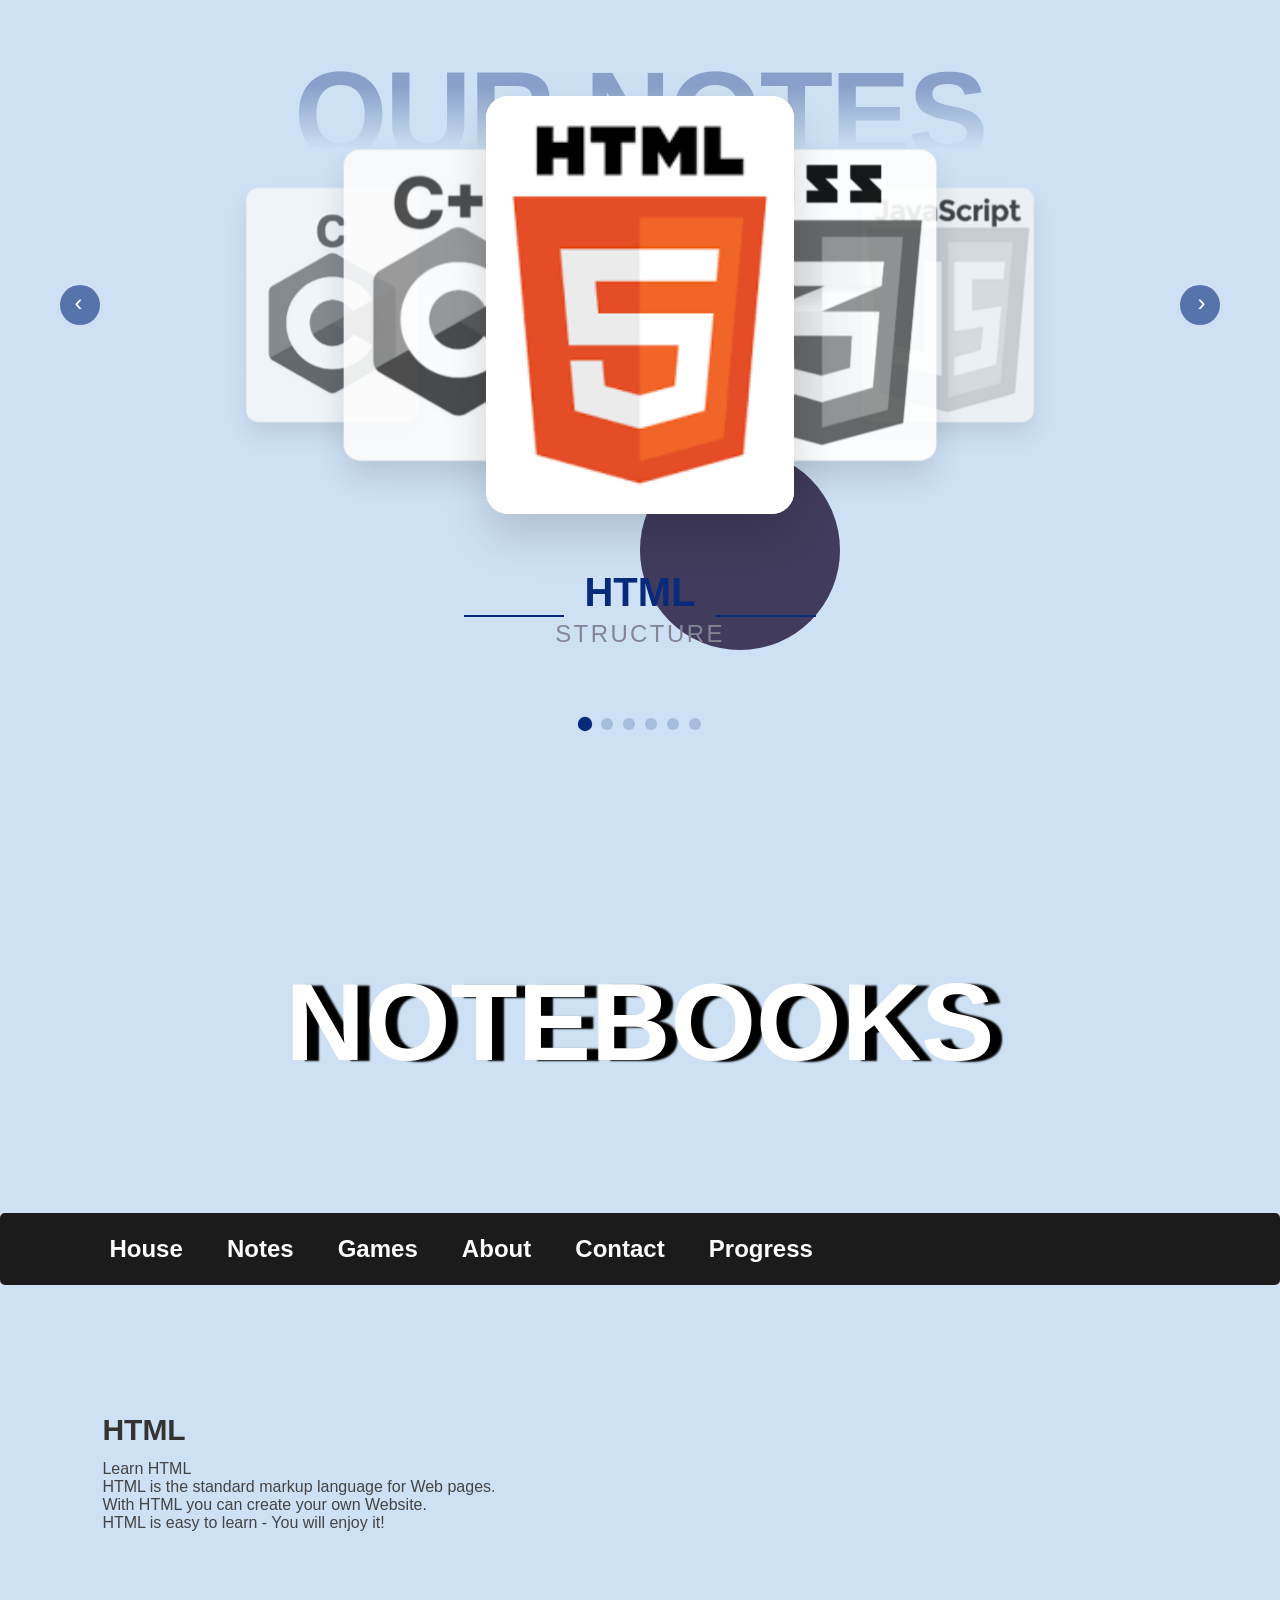
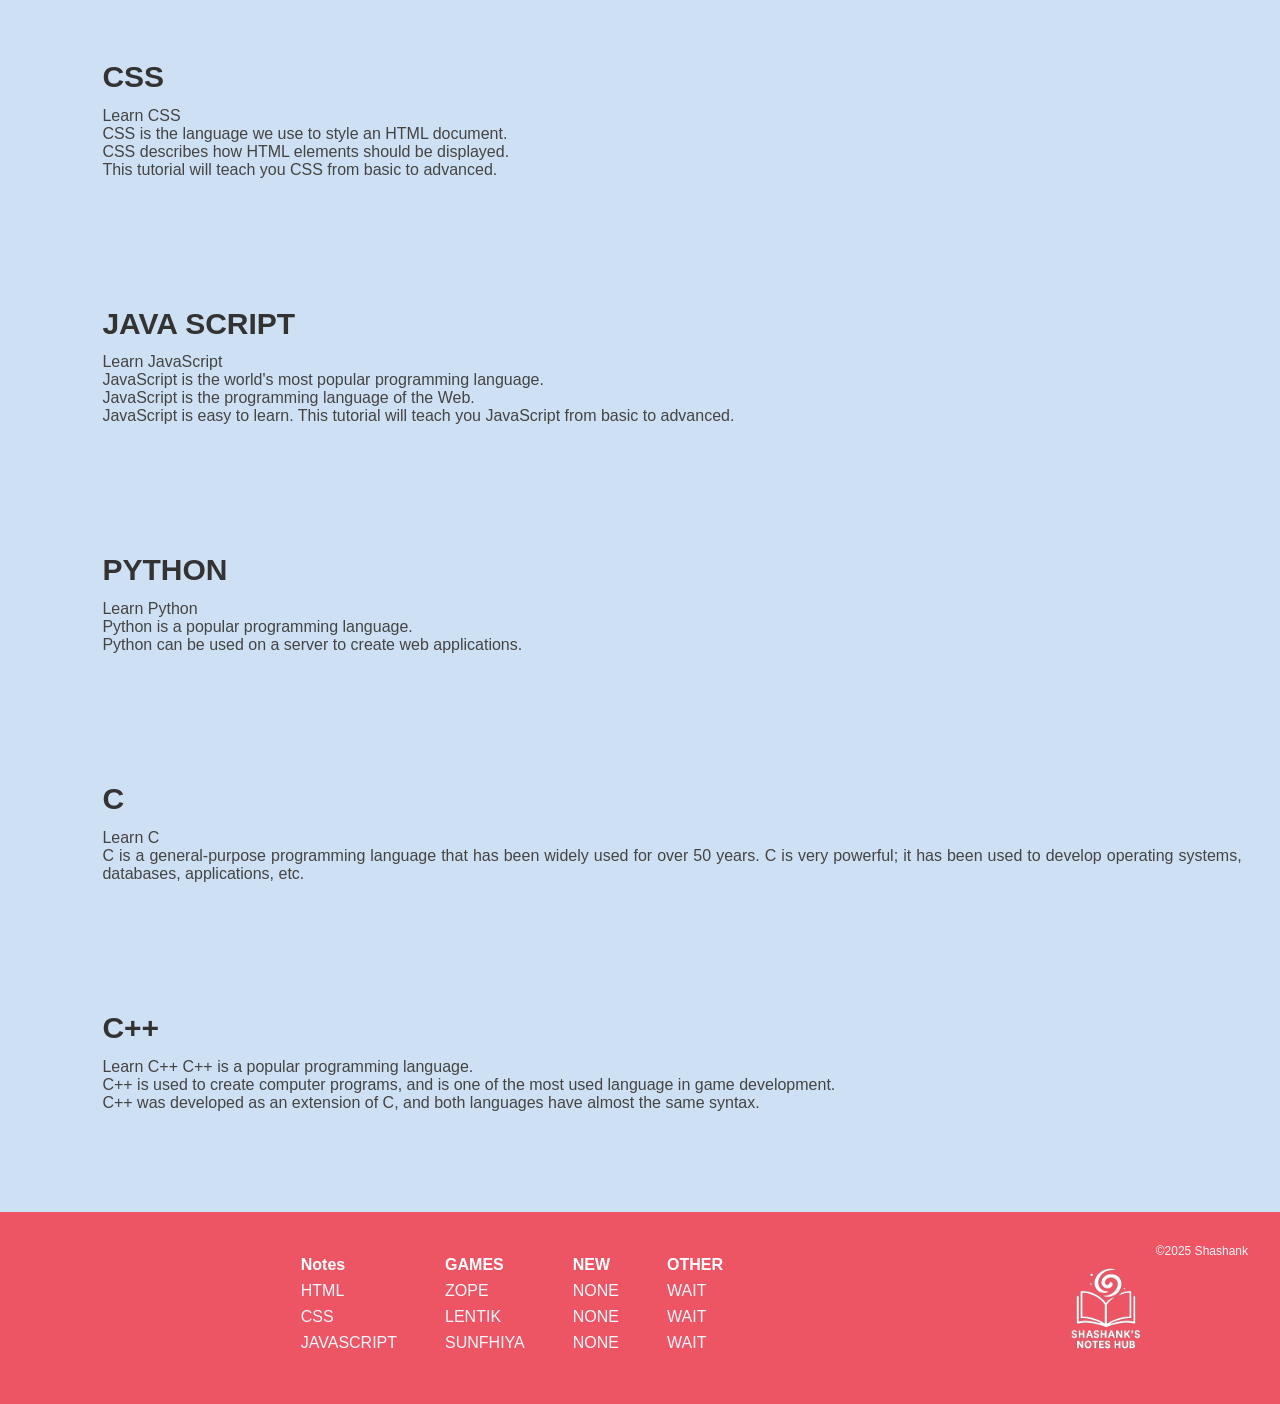
<file: index.html>
<!DOCTYPE html>
<html lang="en">

<head>
    <meta charset="UTF-8">
    <meta name="viewport" content="width=device-width, initial-scale=1.0">
    <title>Notes</title>
    <link rel="stylesheet" href="style.css">
</head>

<body>
    <h1 class="about-title">OUR NOTES</h1>

    <div class="carousel-container">
        <button class="nav-arrow left">‹</button>
        <div class="carousel-track">
            <div class="card" data-index="0">
                <img src="html.png" alt="Html Notes">
            </div>
            <div class="card" data-index="1">
                <img src="css.png" alt="CSS Notes">
            </div>
            <div class="card" data-index="2">
                <img src="js.png" alt="JS Notes">
            </div>
            <div class="card" data-index="3">
                <img src="python.png" alt="Python Notes">
            </div>
            <div class="card" data-index="4">
                <img src="c.png" alt="C Notes">
            </div>
            <div class="card" data-index="5">
                <img src="c++.png" alt="C++ Notes">
            </div>
        </div>
        <button class="nav-arrow right">›</button>
    </div>

    <div class="member-info">
        <h2 class="member-name">HTML</h2>
        <p class="member-role">Structure</p>
    </div>

    <div class="dots">
        <div class="dot active" data-index="0"></div>
        <div class="dot" data-index="1"></div>
        <div class="dot" data-index="2"></div>
        <div class="dot" data-index="3"></div>
        <div class="dot" data-index="4"></div>
        <div class="dot" data-index="5"></div>
    </div>

    <div class="products-section">
        <h1 align="center">NOTEBOOKS</h1>
        <p id="hi">
            <a href="index.html" class="explosive-text">House</a>
            <a href="notes.html" class="explosive-text">Notes</a>
            <a href="game_page.html" class="explosive-text">Games</a>
            <a href="about.html" class="explosive-text">About</a>
            <a href="contact.html" class="explosive-text">Contact</a>
            <a href="progress.html" class="explosive-text">Progress</a>
        </p>
        <h2 id="html-section">HTML</h2>
        <p>Learn HTML <br>
            HTML is the standard markup language for Web pages. <br>
            With HTML you can create your own Website. <br>
            HTML is easy to learn - You will enjoy it!</p>
        <h2 id="css-section">CSS</h2>
        <p>Learn CSS <br>
            CSS is the language we use to style an HTML document. <br>
            CSS describes how HTML elements should be displayed. <br>
            This tutorial will teach you CSS from basic to advanced.</p>
        <h2 id="js-section">JAVA SCRIPT</h2>
        <p>Learn JavaScript <br>
            JavaScript is the world's most popular programming language. <br>
            JavaScript is the programming language of the Web. <br>
            JavaScript is easy to learn.
            This tutorial will teach you JavaScript from basic to advanced.</p>
        <h2 id="python-section">PYTHON</h2>
        <p>Learn Python <br>
            Python is a popular programming language. <br>
            Python can be used on a server to create web applications.
        </p>
        <h2 id="c-section">C</h2>
        <p>Learn C <br>
            C is a general-purpose programming language that has been widely used for over 50 years.
            C is very powerful; it has been used to develop operating systems, databases, applications, etc.</p>
        <h2 id="cpp-section">C++</h2>
        <p>Learn C++
            C++ is a popular programming language. <br>
            C++ is used to create computer programs, and is one of the most used language in game development. <br>
            C++ was developed as an extension of C, and both languages have almost the same syntax.</p>
    </div>

    <footer class="footer">
        <div class="bubbles">
        </div>
        <div class="content">
            <div>
                <div>
                    <b>Notes</b>
                    <a href="#">HTML</a>
                    <a href="#">CSS</a>
                    <a href="#">JAVASCRIPT</a>
                </div>
                <div>
                    <b>GAMES</b>
                    <a href="#">ZOPE</a>
                    <a href="#">LENTIK</a>
                    <a href="#">SUNFHIYA</a>
                </div>
                <div>
                    <b>NEW</b>
                    <a href="#">NONE</a>
                    <a href="#">NONE</a>
                    <a href="#">NONE</a>
                </div>
                <div>
                    <b>OTHER</b>
                    <a href="#">WAIT</a>
                    <a href="#">WAIT</a>
                    <a href="#">WAIT</a>
                </div>
            </div>
            <div>
                <a class="image" href="https://codepen.io/z-" target="_blank"
                    style="background-image: url('logo.png')"></a>
                <p>©2025 Shashank</p>
            </div>
        </div>
    </footer>

    <svg style="position:fixed; top:100vh; pointer-events:none;">
        <defs>
            <filter id="blob">
                <feGaussianBlur in="SourceGraphic" stdDeviation="10" result="blur" />
                <feColorMatrix in="blur" mode="matrix" values="1 0 0 0 0  0 1 0 0 0  0 0 1 0 0  0 0 0 19 -9"
                    result="blob" />
            </filter>
            
            <filter id="liquid-morph">
                <feGaussianBlur in="SourceGraphic" stdDeviation="10" result="blur" />
                <feColorMatrix in="blur" mode="matrix" values="1 0 0 0 0  0 1 0 0 0  0 0 1 0 0  0 0 0 18 -7" result="goo" />
                <feBlend in="SourceGraphic" in2="goo" />
            </filter>
        </defs>
    </svg>

    <script src="script.js"></script>

</body>

</html>
</file>
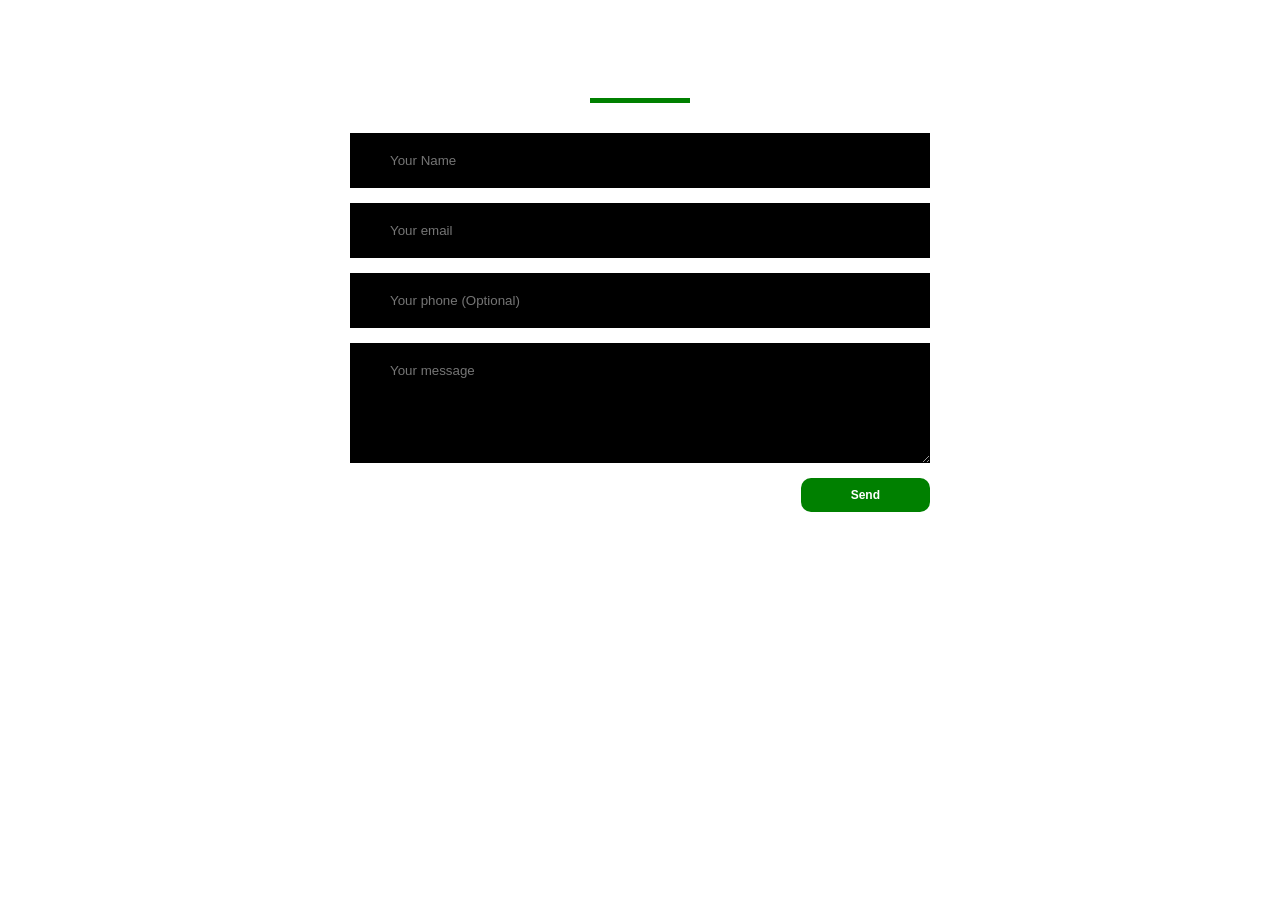
<file: contact.html>
<!DOCTYPE html>
<html lang="en">

<head>
    <meta charset="UTF-8">
    <meta name="viewport" content="width=device-width, initial-scale=1.0">
    <title>contact</title>
    <link rel="stylesheet" href="contact.css">
</head>

<body>
    <section id="contact">
        <h1>Contact Us</h1>
        <div class="border"></div>
        <form class="contact-form" method="post">
            <input type="text" id="contact-name" class="contact-form-text" placeholder="Your Name">
            <input type="email" id="contact-email" class="contact-form-text" placeholder="Your email">
            <input type="text" id="contact-phone" class="contact-form-text" placeholder="Your phone (Optional)">
            <textarea id="contact-message" class="contact-form-text" placeholder="Your message"></textarea>
            <input class="btn" type="submit" value="Send">
        </form>
    </section>
<script src="contact.js"></script>
</body>

</html>
</file>
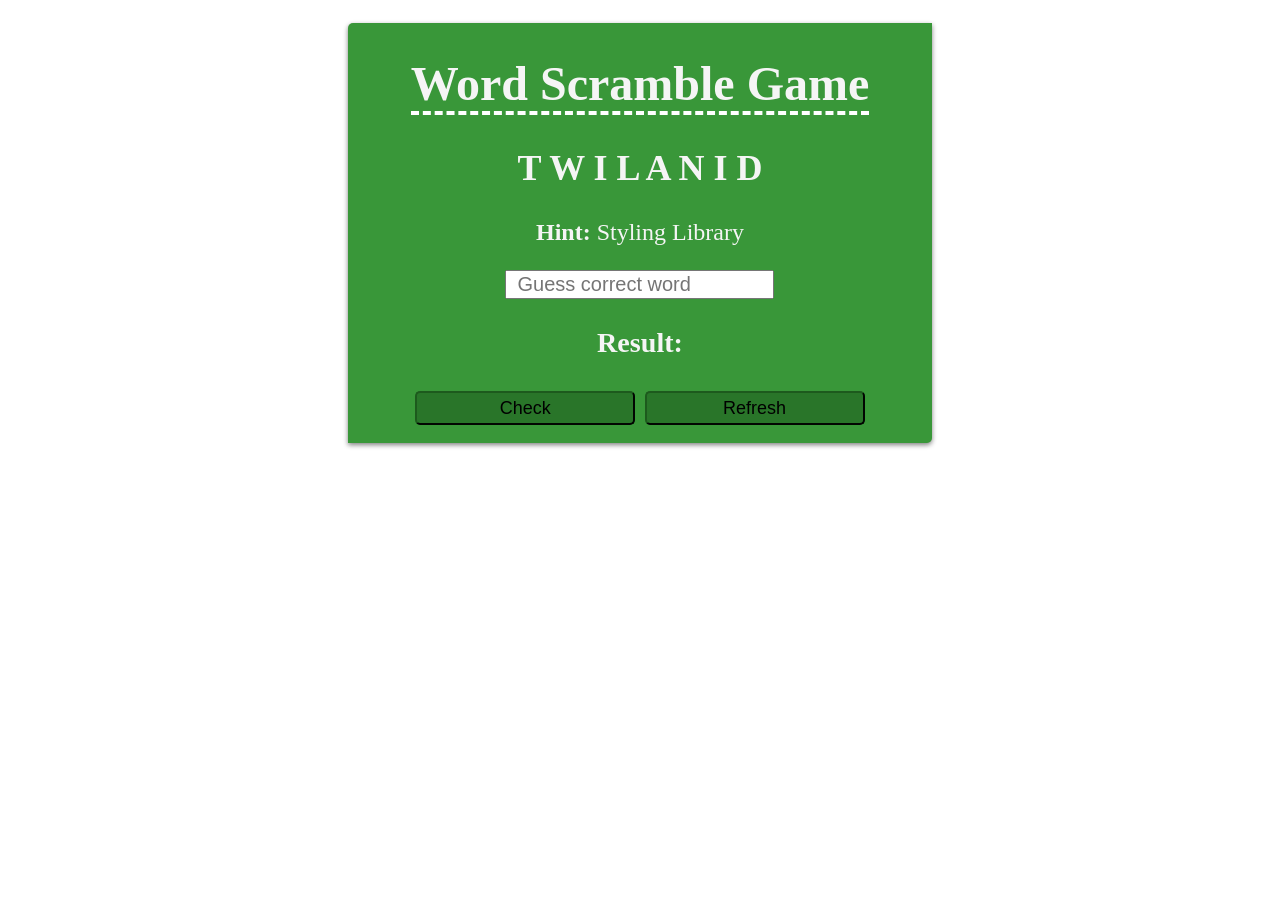
<file: game.html>
<!--game.html-->
<!DOCTYPE html>
<html lang="en">

<head>
    <meta charset="UTF-8" />
    <meta name="viewport" 
          content="width=device-width, 
                   initial-scale=1.0" />
    <title>word scramble</title>
    <link href="game.css" rel="stylesheet" />
</head>

<body>
    <div class="root">
        <h1 class="title">Word Scramble Game</h1>
        <div id="scrambled">
            <h2 id="scrambleWord">Word</h2>
            <p id="hint"></p>
        </div>
        <div id="form">
            <input id="input" 
                   type="text" 
                   placeholder="Guess correct word" />
        </div>
        <h3 id="output">Result:</h3>
        <div class="foot">
            <button type="button" 
                    onclick="check()">
                Check
            </button>
            <button type="button" 
                    onclick="refresh()">
                Refresh
            </button>
        </div>
        <script src="game.js"></script>
    </div>
</body>

</html>
</file>
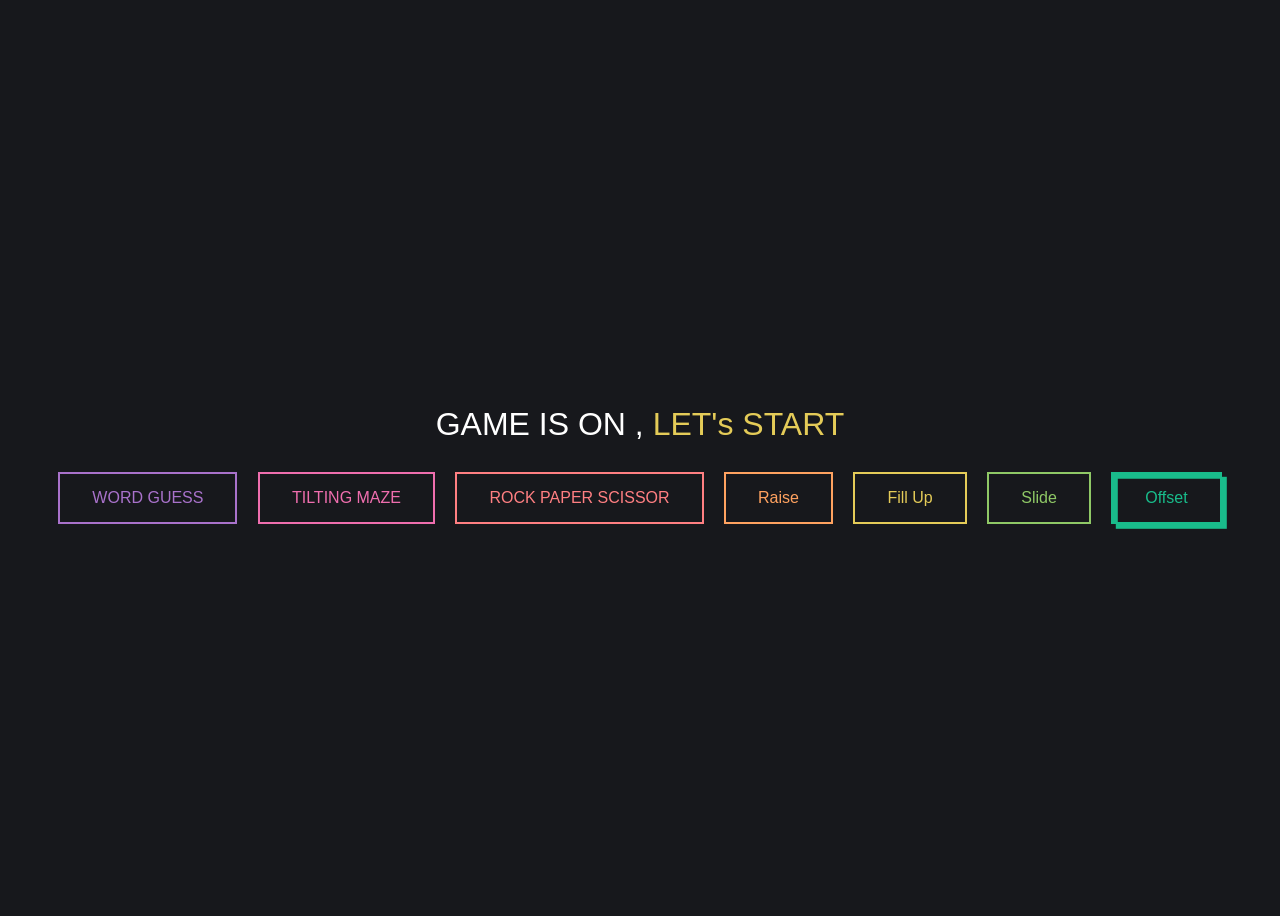
<file: game_page.html>
<!DOCTYPE html>
<html lang="en">
<head>
    <meta charset="UTF-8">
    <meta name="viewport" content="width=device-width, initial-scale=1.0">
    <title>Document</title>
    <link rel="stylesheet" href="game_page.css">
</head>
<body>
    <div class="buttons">
  <h1>GAME IS ON ,  <code>LET's START</code></h1>
  <button class="fill"><a href="game.html">WORD GUESS</a> </button>
  <button class="pulse"><a href="maze.html">TILTING MAZE</a></button>
  <button class="close"><a href="paper_game.html">ROCK PAPER SCISSOR</a></button>
  <button class="raise">Raise</button>
  <button class="up">Fill Up</button>
  <button class="slide">Slide</button>
  <button class="offset">Offset</button>
</div>
</body>
</html>
</file>
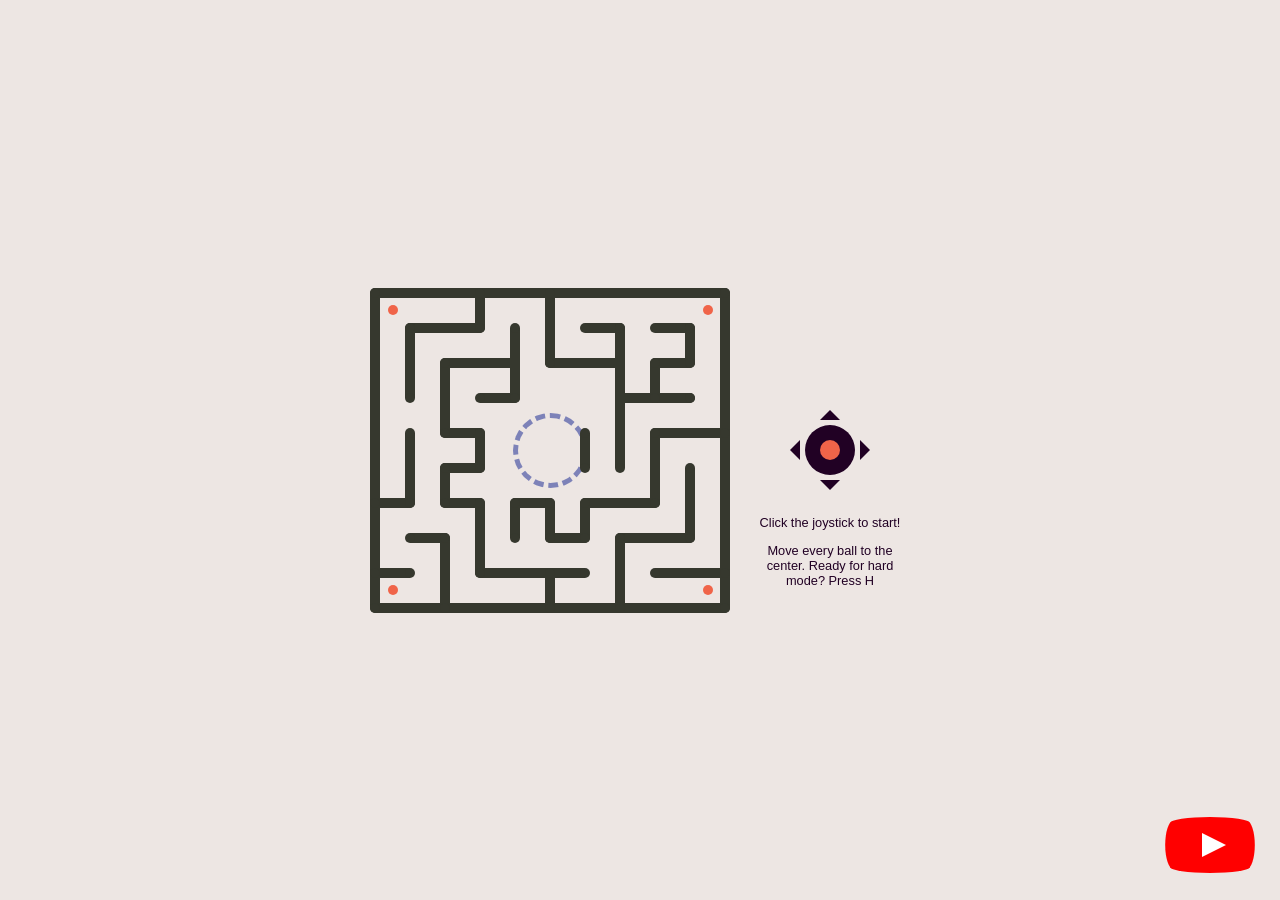
<file: maze.html>
<!DOCTYPE html>
<html lang="en">
<head>
    <meta charset="UTF-8">
    <meta name="viewport" content="width=device-width, initial-scale=1.0">
    <title>CHESS GAME</title>
    <link rel="stylesheet" href="maze.css">
</head>
<body>
    <div id="center">
  <div id="game">
    <div id="maze">
      <div id="end"></div>
    </div>
    <div id="joystick">
      <div class="joystick-arrow"></div>
      <div class="joystick-arrow"></div>
      <div class="joystick-arrow"></div>
      <div class="joystick-arrow"></div>
      <div id="joystick-head"></div>
    </div>
    <div id="note">
      Click the joystick to start!
      <p>Move every ball to the center. Ready for hard mode? Press H</p>
    </div>
  </div>
</div>
<a id="youtube" href="https://youtu.be/bTk6dcAckuI" target="_top">
  <span>See how this game was made</span>
</a>
<div id="youtube-card">
  How to simulate ball movement in a maze with JavaScript
</div>
<script src="maze.js"></script>
</body>
</html>
</file>
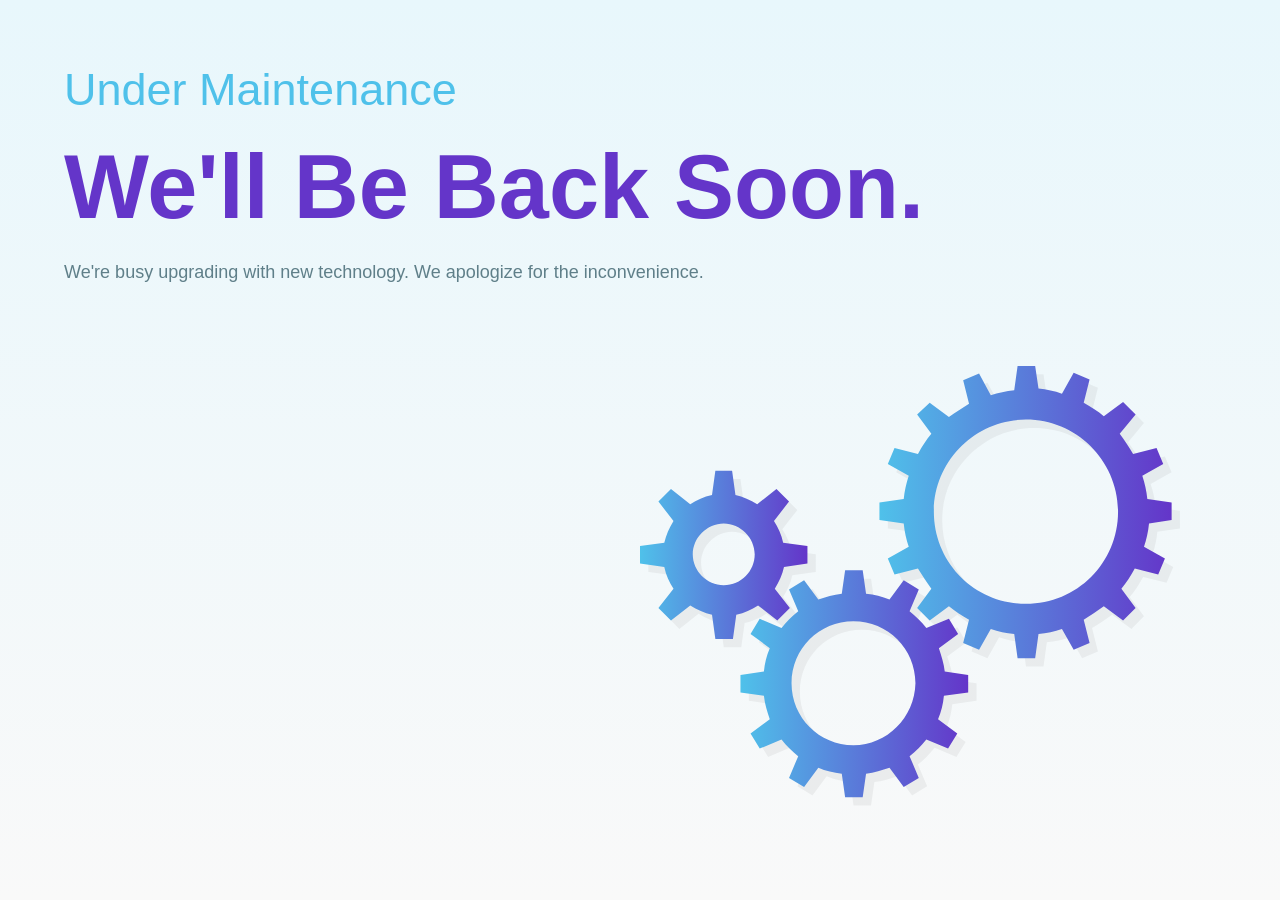
<file: notes.html>
<!DOCTYPE html>
<html>
<head>
	<meta charset="UTF-8">
	<meta http-equiv="X-UA-Compatible" content="IE=edge,chrome=1">
	<meta name="viewport" content="width=device-width, initial-scale=1.0, maximum-scale=1.0, user-scalable=no"/>
	<style>html{height:100%}body,html{margin:0;font-family:Arial,sans-serif;font-style:normal;font-variant:normal}.pd-5vw{padding:5vw}.dpd-20{padding-bottom:20px}.text-center{text-align:center}.text-purple{color:#6435c9}.text-grey{color:#5f7f89}.text-blue{color:#4fc1ea}.text-size-20-vh{font-size:20vh;line-height:normal}.text-size-10-vh{font-size:10vh}.text-size-5-vh{font-size:5vh}.text-size-18{font-size:18px}.text-height-1-5{line-height:1.5}.bg-404{height:100%;position:relative;background:#eee;background:-moz-linear-gradient(top,#e8f7fc 0,#f9f9f9 100%);background:-webkit-linear-gradient(top,#e8f7fc 0,#f9f9f9 100%);background:linear-gradient(to bottom,#e8f7fc 0,#f9f9f9 100%)}.bottom-copy{position:fixed;bottom:0;left:0;right:0;min-height:140px;text-align:center}.gears-grd1{stop-color:#4fc1ea;stop-opacity:1}.gears-grd2{stop-color:#6435c9;stop-opacity:1}.gears-img{position:absolute;text-align:right;right:10vw;bottom:10vh;width:40%}.gears-img img{max-width:100%}.machine{width:60vmin}.large-shadow,.medium-shadow,.small-shadow{fill:rgba(0,0,0,.05)}.small{-webkit-animation:counter-rotation 2.5s infinite linear;-moz-animation:counter-rotation 2.5s infinite linear;-o-animation:counter-rotation 2.5s infinite linear;animation:counter-rotation 2.5s infinite linear;-webkit-transform-origin:100.136px 225.345px;-ms-transform-origin:100.136px 225.345px;transform-origin:100.136px 225.345px}.small-shadow{-webkit-animation:counter-rotation 2.5s infinite linear;-moz-animation:counter-rotation 2.5s infinite linear;-o-animation:counter-rotation 2.5s infinite linear;animation:counter-rotation 2.5s infinite linear;-webkit-transform-origin:110.136px 235.345px;-ms-transform-origin:110.136px 235.345px;transform-origin:110.136px 235.345px}.medium{-webkit-animation:rotation 3.75s infinite linear;-moz-animation:rotation 3.75s infinite linear;-o-animation:rotation 3.75s infinite linear;animation:rotation 3.75s infinite linear;-webkit-transform-origin:254.675px 379.447px;-ms-transform-origin:254.675px 379.447px;transform-origin:254.675px 379.447px}.medium-shadow{-webkit-animation:rotation 3.75s infinite linear;-moz-animation:rotation 3.75s infinite linear;-o-animation:rotation 3.75s infinite linear;animation:rotation 3.75s infinite linear;-webkit-transform-origin:264.675px 389.447px;-ms-transform-origin:264.675px 389.447px;transform-origin:264.675px 389.447px}.large{-webkit-animation:counter-rotation 5s infinite linear;-moz-animation:counter-rotation 5s infinite linear;-o-animation:counter-rotation 5s infinite linear;animation:counter-rotation 5s infinite linear;-webkit-transform-origin:461.37px 173.694px;-ms-transform-origin:461.37px 173.694px;transform-origin:461.37px 173.694px}.large-shadow{-webkit-animation:counter-rotation 5s infinite linear;-moz-animation:counter-rotation 5s infinite linear;-o-animation:counter-rotation 5s infinite linear;animation:counter-rotation 5s infinite linear;-webkit-transform-origin:471.37px 183.694px;-ms-transform-origin:471.37px 183.694px;transform-origin:471.37px 183.694px}@-webkit-keyframes rotation{from{-webkit-transform:rotate(0)}to{-webkit-transform:rotate(359deg)}}@-moz-keyframes rotation{from{-moz-transform:rotate(0)}to{-moz-transform:rotate(359deg)}}@-o-keyframes rotation{from{-o-transform:rotate(0)}to{-o-transform:rotate(359deg)}}@keyframes rotation{from{transform:rotate(0)}to{transform:rotate(359deg)}}@-webkit-keyframes counter-rotation{from{-webkit-transform:rotate(359deg)}to{-webkit-transform:rotate(0)}}@-moz-keyframes counter-rotation{from{-moz-transform:rotate(359deg)}to{-moz-transform:rotate(0)}}@-o-keyframes counter-rotation{from{-o-transform:rotate(359deg)}to{-o-transform:rotate(0)}}@keyframes counter-rotation{from{transform:rotate(359deg)}to{transform:rotate(0)}}@media only screen and (max-width:767px){.sm-hide{display:none}.text-size-10-vh{font-size:6vh}}
</style>
</head>
<body class="bg-404">
	<section class="pd-5vw">
		<div class="">
			<div class="text-size-5-vh dpd-20 text-blue">
				Under Maintenance
			</div>
			<div class="text-size-10-vh text-purple dpd-20">
				<strong>
					We'll Be Back Soon. 
				</strong>
			</div>
		</div>
		<div class="text-height-1-5 text-grey text-size-18 dpd-20">
			We're busy upgrading with new technology. 
			We apologize for the inconvenience. 
		</div>
		<!-- <div>
			You can contact us through one of these channels:
		</div> -->
		<br>
		<div>
			<!--	<a href="http://twitter.com/NiceTwo1">Twitter</a> | 
				<a href="http://facebook.com/nicetwo.uae">Facebook</a>-->
				<!-- <a href="mailto:Gmzaatar@nicetwo.com ">Gmzaatar@nicetwo.com</a> | 
					<a href="tel:+971504737897">+971504737897</a>  -->
				</div>
			</section>
			<div class="gears-img sm-hide">
				<svg class="machine"xmlns="http://www.w3.org/2000/svg" x="0px" y="0px" viewBox="0 0 645 526" fill="url(#grad1)">
					<defs>
						<linearGradient id="grad1" x1="0%" y1="0%" x2="100%" y2="0%">
							<stop offset="0%" class="gears-grd1" />
							<stop offset="100%" class="gears-grd2" />
						</linearGradient>
					</defs>
					<defs/>
					<g>
						<path   x="-173,694" y="-173,694" class="large-shadow" d="M645 194v-21l-29-4c-1-10-3-19-6-28l25-14 -8-19 -28 7c-5-8-10-16-16-24L602 68l-15-15 -23 17c-7-6-15-11-24-16l7-28 -19-8 -14 25c-9-3-18-5-28-6L482 10h-21l-4 29c-10 1-19 3-28 6l-14-25 -19 8 7 28c-8 5-16 10-24 16l-23-17L341 68l17 23c-6 7-11 15-16 24l-28-7 -8 19 25 14c-3 9-5 18-6 28l-29 4v21l29 4c1 10 3 19 6 28l-25 14 8 19 28-7c5 8 10 16 16 24l-17 23 15 15 23-17c7 6 15 11 24 16l-7 28 19 8 14-25c9 3 18 5 28 6l4 29h21l4-29c10-1 19-3 28-6l14 25 19-8 -7-28c8-5 16-10 24-16l23 17 15-15 -17-23c6-7 11-15 16-24l28 7 8-19 -25-14c3-9 5-18 6-28L645 194zM471 294c-61 0-110-49-110-110S411 74 471 74s110 49 110 110S532 294 471 294z"/>
					</g>
					<g>
						<path  x="-136,996" y="-136,996" class="medium-shadow" d="M402 400v-21l-28-4c-1-10-4-19-7-28l23-17 -11-18L352 323c-6-8-13-14-20-20l11-26 -18-11 -17 23c-9-4-18-6-28-7l-4-28h-21l-4 28c-10 1-19 4-28 7l-17-23 -18 11 11 26c-8 6-14 13-20 20l-26-11 -11 18 23 17c-4 9-6 18-7 28l-28 4v21l28 4c1 10 4 19 7 28l-23 17 11 18 26-11c6 8 13 14 20 20l-11 26 18 11 17-23c9 4 18 6 28 7l4 28h21l4-28c10-1 19-4 28-7l17 23 18-11 -11-26c8-6 14-13 20-20l26 11 11-18 -23-17c4-9 6-18 7-28L402 400zM265 463c-41 0-74-33-74-74 0-41 33-74 74-74 41 0 74 33 74 74C338 430 305 463 265 463z"/>
					</g>
					<g >
						<path x="-100,136" y="-100,136" class="small-shadow" d="M210 246v-21l-29-4c-2-10-6-18-11-26l18-23 -15-15 -23 18c-8-5-17-9-26-11l-4-29H100l-4 29c-10 2-18 6-26 11l-23-18 -15 15 18 23c-5 8-9 17-11 26L10 225v21l29 4c2 10 6 18 11 26l-18 23 15 15 23-18c8 5 17 9 26 11l4 29h21l4-29c10-2 18-6 26-11l23 18 15-15 -18-23c5-8 9-17 11-26L210 246zM110 272c-20 0-37-17-37-37s17-37 37-37c20 0 37 17 37 37S131 272 110 272z"/>
					</g>
					<g>
						<path x="-100,136" y="-100,136" class="small" d="M200 236v-21l-29-4c-2-10-6-18-11-26l18-23 -15-15 -23 18c-8-5-17-9-26-11l-4-29H90l-4 29c-10 2-18 6-26 11l-23-18 -15 15 18 23c-5 8-9 17-11 26L0 215v21l29 4c2 10 6 18 11 26l-18 23 15 15 23-18c8 5 17 9 26 11l4 29h21l4-29c10-2 18-6 26-11l23 18 15-15 -18-23c5-8 9-17 11-26L200 236zM100 262c-20 0-37-17-37-37s17-37 37-37c20 0 37 17 37 37S121 262 100 262z"/>
					</g>
					<g>
						<path x="-173,694" y="-173,694" class="large" d="M635 184v-21l-29-4c-1-10-3-19-6-28l25-14 -8-19 -28 7c-5-8-10-16-16-24L592 58l-15-15 -23 17c-7-6-15-11-24-16l7-28 -19-8 -14 25c-9-3-18-5-28-6L472 0h-21l-4 29c-10 1-19 3-28 6L405 9l-19 8 7 28c-8 5-16 10-24 16l-23-17L331 58l17 23c-6 7-11 15-16 24l-28-7 -8 19 25 14c-3 9-5 18-6 28l-29 4v21l29 4c1 10 3 19 6 28l-25 14 8 19 28-7c5 8 10 16 16 24l-17 23 15 15 23-17c7 6 15 11 24 16l-7 28 19 8 14-25c9 3 18 5 28 6l4 29h21l4-29c10-1 19-3 28-6l14 25 19-8 -7-28c8-5 16-10 24-16l23 17 15-15 -17-23c6-7 11-15 16-24l28 7 8-19 -25-14c3-9 5-18 6-28L635 184zM461 284c-61 0-110-49-110-110S401 64 461 64s110 49 110 110S522 284 461 284z"/>
					</g>
					<g>
						<path x="-136,996" y="-136,996" class="medium" d="M392 390v-21l-28-4c-1-10-4-19-7-28l23-17 -11-18L342 313c-6-8-13-14-20-20l11-26 -18-11 -17 23c-9-4-18-6-28-7l-4-28h-21l-4 28c-10 1-19 4-28 7l-17-23 -18 11 11 26c-8 6-14 13-20 20l-26-11 -11 18 23 17c-4 9-6 18-7 28l-28 4v21l28 4c1 10 4 19 7 28l-23 17 11 18 26-11c6 8 13 14 20 20l-11 26 18 11 17-23c9 4 18 6 28 7l4 28h21l4-28c10-1 19-4 28-7l17 23 18-11 -11-26c8-6 14-13 20-20l26 11 11-18 -23-17c4-9 6-18 7-28L392 390zM255 453c-41 0-74-33-74-74 0-41 33-74 74-74 41 0 74 33 74 74C328 420 295 453 255 453z"/>
					</g>
				</svg>
			</div>
			<section class="bottom-copy">
				<div class="dpd-20">
				</div>				
			</section>
		</body>
		</html>
</file>
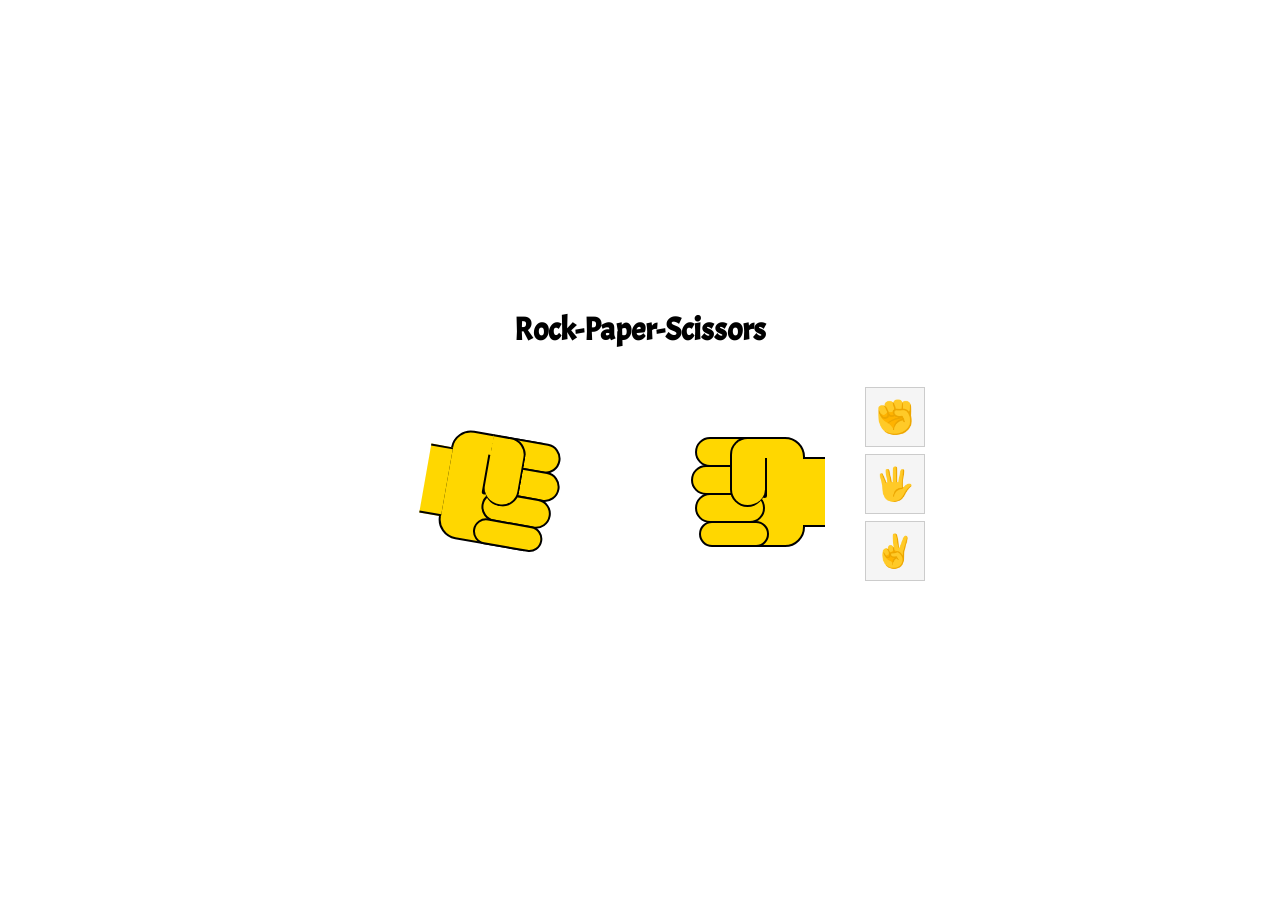
<file: paper_game.html>
<!DOCTYPE html>
<html lang="en">
<head>
    <meta charset="UTF-8">
    <meta name="viewport" content="width=device-width, initial-scale=1.0">
    <title>Document</title>
    <link rel="stylesheet" href="paper_game.css">
</head>
<body>
    <form>

  <input type="radio" id="rock-rock" name="rock-paper-scissors">
  <input type="radio" id="rock-paper" name="rock-paper-scissors">
  <input type="radio" id="rock-scissors" name="rock-paper-scissors">
  <input type="radio" id="paper-rock" name="rock-paper-scissors">
  <input type="radio" id="paper-paper" name="rock-paper-scissors">
  <input type="radio" id="paper-scissors" name="rock-paper-scissors">
  <input type="radio" id="scissors-rock" name="rock-paper-scissors">
  <input type="radio" id="scissors-paper" name="rock-paper-scissors">
  <input type="radio" id="scissors-scissors" name="rock-paper-scissors">

  <div>
    <h1>Rock-Paper-Scissors</h1>
    <div id="hands">
      <div class="hand" id="computer-hand">
        <div class="fist"></div>
        <div class="finger finger-1"></div>
        <div class="finger finger-2"></div>
        <div class="finger finger-3"></div>
        <div class="finger finger-4"></div>
        <div class="thumb"></div>
        <div class="arm"></div>
      </div>

      <div class="hand" id="user-hand">
        <div class="fist"></div>
        <div class="finger finger-1"></div>
        <div class="finger finger-2"></div>
        <div class="finger finger-3"></div>
        <div class="finger finger-4"></div>
        <div class="thumb"></div>
        <div class="arm"></div>
      </div>
      
      <div id="icons">
        <div>
          <label for="rock-rock">✊</label>
          <label for="paper-rock">✊</label>
          <label for="scissors-rock">✊</label>
        </div>
        <div>
          <label for="rock-paper">🖐️</label>
          <label for="paper-paper">🖐️</label>
          <label for="scissors-paper">🖐️</label>
        </div>
        <div>
          <label for="rock-scissors">✌</label>
          <label for="paper-scissors">✌</label>
          <label for="scissors-scissors">✌</label>
        </div>
      </div>
    </div>
  </div>

  <div id="message">
    <h2></h2>
    <input type="reset" value="Refresh Round" />
  </div>

</form>
</body>
</html>
</file>
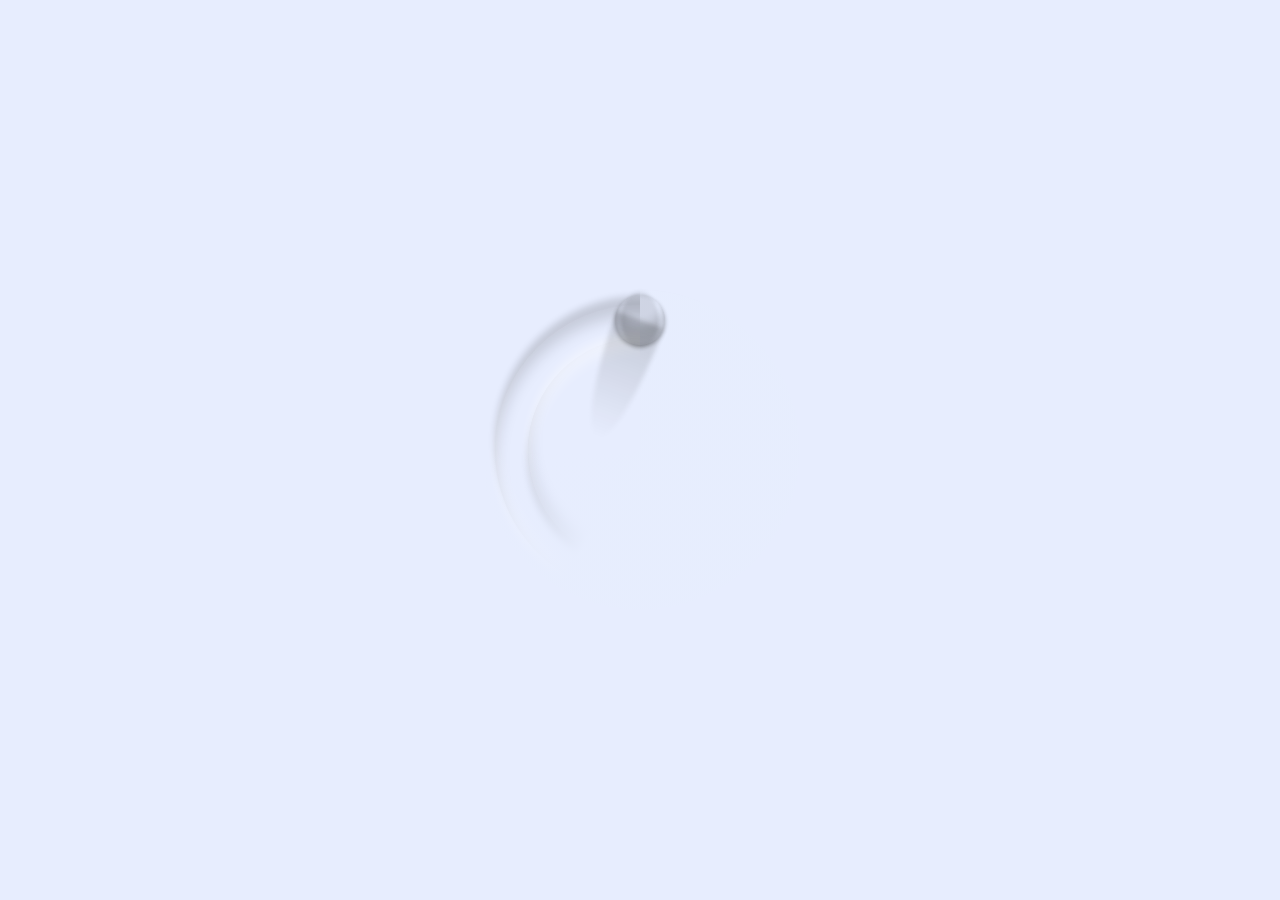
<file: progress.html>
<!DOCTYPE html>
<html lang="en">
<head>
    <meta charset="UTF-8">
    <meta name="viewport" content="width=device-width, initial-scale=1.0">
    <title>Progress</title>
       <link rel="stylesheet" href="progress.css">
</head>
<body>
    <div class="pl">
	<div class="pl__outer-ring"></div>
	<div class="pl__inner-ring"></div>
	<div class="pl__track-cover"></div>
	<div class="pl__ball">
		<div class="pl__ball-texture"></div>
		<div class="pl__ball-outer-shadow"></div>
		<div class="pl__ball-inner-shadow"></div>
		<div class="pl__ball-side-shadows"></div>
	</div>
</div>
</body>
</html>
</file>
<file: style.css>
html {
    scroll-behavior: smooth;
}

* {
	margin: 0;
	padding: 0;
	box-sizing: border-box;
	font-family: -apple-system, BlinkMacSystemFont, "Segoe UI", Roboto, sans-serif;
}

body {
	min-height: 100vh;
	display: flex;
	flex-direction: column;
	align-items: center;
	background-color: rgb(206, 225, 244);
}

.about-title {
	font-size: 7.5rem;
	font-weight: 900;
	text-transform: uppercase;
	letter-spacing: -0.02em;
	position: absolute;
	top: 45px;
	left: 50%;
	transform: translateX(-50%);
	pointer-events: none;
	white-space: nowrap;
	font-family: "Arial Black", "Arial Bold", Arial, sans-serif;
	background: linear-gradient(
		to bottom,
		rgb(8 42 123 / 35%) 30%,
		rgb(255 255 255 / 0%) 76%
	);
	-webkit-background-clip: text;
	background-clip: text;
	color: transparent;
}

.carousel-container {
	width: 100%;
	max-width: 1200px;
	height: 450px;
	position: relative;
	perspective: 1000px;
	margin-top: 80px;
}

.carousel-track {
	width: 100%;
	height: 100%;
	display: flex;
	justify-content: center;
	align-items: center;
	position: relative;
	transform-style: preserve-3d;
	transition: transform 0.8s cubic-bezier(0.25, 0.46, 0.45, 0.94);
}

.card {
	position: absolute;
	width: 280px;
	height: 380px;
	background: white;
	border-radius: 20px;
	overflow: hidden;
	box-shadow: 0 20px 40px rgba(0, 0, 0, 0.15);
	transition: all 0.8s cubic-bezier(0.25, 0.46, 0.45, 0.94);
	cursor: pointer;
}

.card img {
	width: 100%;
	height: 100%;
	object-fit: cover;
	transition: all 0.8s cubic-bezier(0.25, 0.46, 0.45, 0.94);
}

.card.center {
	z-index: 10;
	transform: scale(1.1) translateZ(0);
}

.card.center img {
	filter: none;
}

.card.left-2 {
	z-index: 1;
	transform: translateX(-400px) scale(0.8) translateZ(-300px);
	opacity: 0.7;
}

.card.left-2 img {
	filter: grayscale(100%);
}

.card.left-1 {
	z-index: 5;
	transform: translateX(-200px) scale(0.9) translateZ(-100px);
	opacity: 0.9;
}

.card.left-1 img {
	filter: grayscale(100%);
}

.card.right-1 {
	z-index: 5;
	transform: translateX(200px) scale(0.9) translateZ(-100px);
	opacity: 0.9;
}

.card.right-1 img {
	filter: grayscale(100%);
}

.card.right-2 {
	z-index: 1;
	transform: translateX(400px) scale(0.8) translateZ(-300px);
	opacity: 0.7;
}

.card.right-2 img {
	filter: grayscale(100%);
}

.card.hidden {
	opacity: 0;
	pointer-events: none;
}

.member-info {
	text-align: center;
	margin-top: 40px;
	transition: all 0.5s ease-out;
}

.member-name {
	color: rgb(8, 42, 123);
	font-size: 2.5rem;
	font-weight: 700;
	margin-bottom: 10px;
	position: relative;
	display: inline-block;
}

.member-name::before,
.member-name::after {
	content: "";
	position: absolute;
	top: 100%;
	width: 100px;
	height: 2px;
	background: rgb(8, 42, 123);
}

.member-name::before {
	left: -120px;
}

.member-name::after {
	right: -120px;
}

.member-role {
	color: #848696;
	font-size: 1.5rem;
	font-weight: 500;
	opacity: 0.8;
	text-transform: uppercase;
	letter-spacing: 0.1em;
	padding: 10px 0;
	margin-top: -15px;
	position: relative;
}
.dots {
	display: flex;
	justify-content: center;
	gap: 10px;
	margin-top: 60px;
}

.dot {
	width: 12px;
	height: 12px;
	border-radius: 50%;
	background: rgba(8, 42, 123, 0.2);
	cursor: pointer;
	transition: all 0.3s ease;
}

.dot.active {
	background: rgb(8, 42, 123);
	transform: scale(1.2);
}

.nav-arrow {
	position: absolute;
	top: 50%;
	transform: translateY(-50%);
	background: rgba(8, 42, 123, 0.6);
	color: white;
	width: 40px;
	height: 40px;
	border-radius: 50%;
	display: flex;
	align-items: center;
	justify-content: center;
	cursor: pointer;
	z-index: 20;
	transition: all 0.3s ease;
	font-size: 1.5rem;
	border: none;
	outline: none;
	padding-bottom: 4px;
}

.nav-arrow:hover {
	background: rgba(0, 0, 0, 0.8);
	transform: translateY(-50%) scale(1.1);
}

.nav-arrow.left {
	left: 20px;
	padding-right: 3px;
}

.nav-arrow.right {
	right: 20px;
	padding-left: 3px;
}

@media (max-width: 768px) {
	.about-title {
		font-size: 4.5rem;
	}

	.card {
		width: 200px;
		height: 280px;
	}

	.card.left-2 {
		transform: translateX(-250px) scale(0.8) translateZ(-300px);
	}

	.card.left-1 {
		transform: translateX(-120px) scale(0.9) translateZ(-100px);
	}

	.card.right-1 {
		transform: translateX(120px) scale(0.9) translateZ(-100px);
	}

	.card.right-2 {
		transform: translateX(250px) scale(0.8) translateZ(-300px);
	}

	.member-name {
		font-size: 2rem;
	}

	.member-role {
		font-size: 1.2rem;
	}

	.member-name::before,
	.member-name::after {
		width: 50px;
	}

	.member-name::before {
		left: -70px;
	}

	.member-name::after {
		right: -70px;
	}
}

/* --- New CSS join --- */
.products-section {
    width: 100%;
    background-color: rgb(206, 225, 244);
    padding-top: 50px; 
    margin-top: 50px; 
}

.products-section h1 {
    margin: 0;
    padding: 10%;
    font-size: 110px;
    text-transform: capitalize;
    background-image: url(https://www.elegantthemes.com/blog/wp-content/uploads/2020/11/themeisle-icons.png);
    background-size: cover;
    background-position: center;
    color: rgb(255, 255, 255);
    text-shadow: rgb(0, 0, 0) 12px 1px 2px;
}

.products-section h2 {
    padding-top: 10%;
    padding-left: 8%;
    font-size: 30px;
    color: #333; 
}

.products-section > p:not(#hi) {
    padding-left: 8%;
    padding-right: 3%;
    text-align: justify;
    padding-top: 1%;
    font-size: 1rem;
    color: #444; 
}

.products-section #hi {
    position: sticky;
    top: 0;
    padding: 15px 8%;
    background-color: #1b1b1b;
    border: 2px solid #1a1b1a;
    text-align: left;
    font-size: 25px;
    border-radius: 5px;
    z-index: 50; 
}

.products-section #hi a {
    color: rgb(253, 253, 253);
    text-decoration: none;
    background-color: #1b1b1b;
    padding-right: 3%;   
}

/* --- Explosive Text Effect Styles --- */
.explosive-text {
  font-weight: bold;
  color: #1b1b1b; /* Dark color for text to be visible on the light blue background */
  font-size: 1.5rem; /* Adjusted font size for better fit */
  position: relative;
  display: inline-block;
  cursor: pointer;
  padding: 5px;
  transition: color 0.3s;
}

.explosive-text:hover {
    color: #ED5565; /* A contrasting color on hover */
}

/* This will style each individual letter */
.explosive-text span {
  display: inline-block;
  position: relative;
  transition: transform 0.5s cubic-bezier(0.7, 0, 0.25, 1), opacity 0.5s;
}

/* This class triggers the explosion */
.explosive-text.explode span {
  opacity: 0;
}

/* --- footer yaha se hai --- */
.footer {
    width: 100%;
    margin-top: 100px; 
    z-index: 1;
    --footer-background: #ED5565;
    display: grid;
    position: relative;
    min-height: 12rem;
}

.footer .bubbles {
    position: absolute;
    top: 0;
    left: 0;
    right: 0;
    height: 1rem;
    background: var(--footer-background);
    filter: url("#blob");
}

.footer .bubbles .bubble {
    position: absolute;
    left: var(--position, 50%);
    background: var(--footer-background);
    border-radius: 100%;
    animation: bubble-size var(--time, 4s) ease-in infinite var(--delay, 0s),
               bubble-move var(--time, 4s) ease-in infinite var(--delay, 0s);
    transform: translate(-50%, 100%);
}

.footer .content {
    z-index: 2;
    display: grid;
    grid-template-columns: 1fr auto;
    grid-gap: 4rem;
    padding: 2rem;
    background: var(--footer-background);
}

.footer .content a,
.footer .content p {
    color: #F5F7FA;
    text-decoration: none;
}

.footer .content b {
    color: white;
}

.footer .content p {
    margin: 0;
    font-size: .75rem;
}

.footer .content > div {
    display: flex;
    flex-wrap: wrap; 
    justify-content: center;
}

.footer .content > div > div {
    display: flex;
    flex-direction: column;
    margin: 0.5rem 1.5rem; 
}

.footer .content > div > div > * {
    margin: 0.25rem 0; 
}

.footer .content .image {
    align-self: center;
    width: 100px;
    height: 100px;
    margin: 0.25rem 0;
    background-size: cover;
    background-position: center;
    border-radius: 50%;
}

@keyframes bubble-size {
    0%, 75% {
        width: var(--size, 4rem);
        height: var(--size, 4rem);
    }
    100% {
        width: 0rem;
        height: 0rem;
    }
}

@keyframes bubble-move {
    0% {
        bottom: -4rem;
    }
    100% {
        bottom: var(--distance, 10rem);
    }
}

/* --- NOTEBOOKS टेक्स्ट के लिए लिक्विड मॉर्फ इफ़ेक्ट --- */

/* यह टेक्स्ट के पीछे घूमने वाली दो बूंदें (blobs) बनाता है */
.products-section h1::before,
.products-section h1::after {
    content: '';
    position: absolute;
    top: 50%;
    left: 50%;
    width: 200px;
    height: 200px;
    border-radius: 50%;
    z-index: -1; /* यह बूंदों को टेक्स्ट के पीछे रखता है */
    mix-blend-mode: multiply; /* रंगों को अच्छे से मिलाता है */
}

/* पहली बूंद (गुलाबी) */
.products-section h1::before {
    background: #ED5565; /* आपके फूटर से मिलता हुआ रंग */
    animation: liquid-move 12s linear infinite;
}

/* दूसरी बूंद (नीला) */
.products-section h1::after {
    background: #57caf4; /* वेबसाइट की थीम से मिलता हुआ नीला रंग */
    animation: liquid-move 12s linear infinite;
    animation-delay: -6s; /* ताकि दोनों बूंदें अलग-अलग घूमें */
    animation-direction: reverse;
}

/* Hover करने पर इफ़ेक्ट */
.products-section h1:hover::before,
.products-section h1:hover::after {
    background: #76c900; /* Hover पर हरा रंग */
    animation-duration: 4s; /* एनीमेशन की स्पीड तेज हो जाएगी */
}

/* बूंदों को घुमाने के लिए कीफ्रेम (Keyframes) */
@keyframes liquid-move {
    0%, 100% {
        transform: translate(-50%, -50%) translate(-150px, 0);
    }
    25% {
        transform: translate(-50%, -50%) translate(0, -120px) scale(0.8);
    }
    50% {
        transform: translate(-50%, -50%) translate(150px, 0);
    }
    75% {
        transform: translate(-50%, -50%) translate(0, 120px) scale(1.2);
    }
}
</file>
<file: contact.css>
/* black  #111;
white  #ddd;
green  #44bd32; */

* {
    margin: 0;
    padding: 0;
    font-family: sans-serif;
    box-sizing: border-box;
}

body {
    background: url("https://i.postimg.cc/nrLqvd9J/bg.png") no-repeat center;
    background-size: cover;
    height: 100vh;
    width: 100%;

}

#contact {
    padding: 40px 0;

    h1 {
        text-align: center;
        color: white;
    }

    .border {
        width: 100px;
        margin: 30px auto;
        height: 5px;
        background: green;
    }

    .contact-form {
        max-width: 600px;
        margin: auto;
        padding: 0 10px;

        .contact-form-text {
            display: block;
            width: 100%;
            margin: 15px 0;
            padding: 20px 40px;
            background: black;
            outline: none;
            border: none;
            color: white;

            &:hover {
                border: 1px solid green;
            }
        }

        textarea.contact-form-text {
            height: 120px;
            overflow: scroll;
        }

        .btn {
            float: right;
            border: 0;
            outline: 0;
            background: green;
            padding: 10px 50px;
            border-radius: 10px;
            color: white;
            font-weight: bold;
            font-size: 12px;

            &:hover {
                background: darken(green, 10%);
            }

        }
    }
}
</file>
<file: game.css>
/* game.css */
body {
    display: flex;
    flex-direction: column;
    justify-content: center;

    align-items: center;
    min-height: 50vh;
}

.root {
    font-size: x-large;
    color: whitesmoke;
    background-color: rgb(57, 151, 57);
    box-shadow: 0 2px 5px grey;
    padding: 0% 5% 1% 5%;

    text-align: center;
    border-radius: 5px 0;
}

.title {
    border-bottom: 4px dashed;
    border-color: white;
}

input {
    font-size: 20px;
    padding-left: 10px;
    outline: 2px grey;
}


.foot {
    margin-bottom: 0%;
    display: flex;
    width: 100%;
}

.foot>button {
    width: 48%;
    padding: 1%;
    margin: 1%;
    background-color: rgb(41, 117, 41);
    border-radius: 5px;
    border-color: rgb(29, 90, 29);
    font-size: large;
}
</file>
<file: game_page.css>
.fill:hover,
.fill:focus {
  box-shadow: inset 0 0 0 2em #b18be4;
}


.pulse:hover, 
.pulse:focus {
  animation: pulse 1s;
  box-shadow: 0 0 0 2em transparent;
}

@keyframes pulse {
  0% { box-shadow: 0 0 0 0 #ef6eae; }
}


.close:hover,
.close:focus {
  box-shadow: 
    inset -3.5em 0 0 0 #ffb3b7,
    inset 3.5em 0 0 0 #ffb3b7;  
}
.raise:hover,
.raise:focus {
  box-shadow: 0 0.5em 0.5em -0.4em #ffd49a;
  transform: translateY(-0.25em);
}

.up:hover,
.up:focus {
  box-shadow: inset 0 -3.25em 0 0 #f7e9a3;
}

.slide:hover,
.slide:focus {
  box-shadow: inset 6.5em 0 0 0 #a6e6a1;
}

.offset {  
  box-shadow: 
    0.3em 0.3em 0 0 #19bc8b,
    inset 0.3em 0.3em 0 0 #19bc8b;
  
  &:hover,
  &:focus {
    box-shadow: 
      0 0 0 0 #1ee6a7,
      inset 6em 3.5em 0 0 #1ee6a7;
  }
}

/* Button color classes */

a {
    text-decoration: none;
    color: inherit;
}
.fill {
  --color: #a972cb;
  --hover: #b18be4;
}
.pulse {
  --color: #ef6eae;
  --hover: #ef6eae;
}
.close {
  --color: #ff7f82;
  --hover: #ffb3b7;
}
.raise {
  --color: #ffa260;
  --hover: #ffd49a;
}
.up {
  --color: #e4cb58;
  --hover: #f7e9a3;
}
.slide {
  --color: #8fc866;
  --hover: #a6e6a1;
}
.offset {
  --color: #19bc8b;
  --hover: #1ee6a7;
}

button {  
  color: var(--color);
  transition: 0.25s;
}
button:hover,
button:focus { 
  border-color: var(--hover);
  color: #fff;
}

body {
  color: #fff;
  background: hsl(227, 10%, 10%);
  font: 300 1em 'Fira Sans', sans-serif;
  
  justify-content: center;
  align-content: center;
  align-items: center;
  text-align: center;
  min-height: 100vh;
  display: flex;
}

button {
  background: none;
  border: 2px solid;
  font: inherit;
  line-height: 1;
  margin: 0.5em;
  padding: 1em 2em;
}

h1 { font-weight: 400; }

code { 
  color: #e4cb58;
  font: inherit;
}
</file>
<file: maze.css>
body {
  /* https://coolors.co/f06449-ede6e3-7d82b8-36382e-613f75  */
  --background-color: #ede6e3;
  --wall-color: #36382e;
  --joystick-color: #210124;
  --joystick-head-color: #f06449;
  --ball-color: #f06449;
  --end-color: #7d82b8;
  --text-color: #210124;

  font-family: "Segoe UI", Tahoma, Geneva, Verdana, sans-serif;
  background-color: var(--background-color);
}

html,
body {
  height: 100%;
  margin: 0;
}

#center {
  display: flex;
  align-items: center;
  justify-content: center;
  height: 100%;
}

#game {
  display: grid;
  grid-template-columns: auto 150px;
  grid-template-rows: 1fr auto 1fr;
  gap: 30px;
  perspective: 600px;
}

#maze {
  position: relative;
  grid-row: 1 / -1;
  grid-column: 1;
  width: 350px;
  height: 315px;
  display: flex;
  justify-content: center;
  align-items: center;
}

#end {
  width: 65px;
  height: 65px;
  border: 5px dashed var(--end-color);
  border-radius: 50%;
}

#joystick {
  position: relative;
  background-color: var(--joystick-color);
  border-radius: 50%;
  width: 50px;
  height: 50px;
  display: flex;
  align-items: center;
  justify-content: center;
  margin: 10px 50px;
  grid-row: 2;
}

#joystick-head {
  position: relative;
  background-color: var(--joystick-head-color);
  border-radius: 50%;
  width: 20px;
  height: 20px;
  cursor: grab;

  animation-name: glow;
  animation-duration: 0.6s;
  animation-iteration-count: infinite;
  animation-direction: alternate;
  animation-timing-function: ease-in-out;
  animation-delay: 4s;
}

@keyframes glow {
  0% {
    transform: scale(1);
  }
  100% {
    transform: scale(1.2);
  }
}

.joystick-arrow:nth-of-type(1) {
  position: absolute;
  bottom: 55px;

  width: 0;
  height: 0;
  border-left: 10px solid transparent;
  border-right: 10px solid transparent;

  border-bottom: 10px solid var(--joystick-color);
}

.joystick-arrow:nth-of-type(2) {
  position: absolute;
  top: 55px;

  width: 0;
  height: 0;
  border-left: 10px solid transparent;
  border-right: 10px solid transparent;

  border-top: 10px solid var(--joystick-color);
}

.joystick-arrow:nth-of-type(3) {
  position: absolute;
  left: 55px;

  width: 0;
  height: 0;
  border-top: 10px solid transparent;
  border-bottom: 10px solid transparent;

  border-left: 10px solid var(--joystick-color);
}

.joystick-arrow:nth-of-type(4) {
  position: absolute;
  right: 55px;

  width: 0;
  height: 0;
  border-top: 10px solid transparent;
  border-bottom: 10px solid transparent;

  border-right: 10px solid var(--joystick-color);
}

#note {
  grid-row: 3;
  grid-column: 2;
  text-align: center;
  font-size: 0.8em;
  color: var(--text-color);
  transition: opacity 2s;
}

a:visited {
  color: inherit;
}

.ball {
  position: absolute;
  margin-top: -5px;
  margin-left: -5px;
  border-radius: 50%;
  background-color: var(--ball-color);
  width: 10px;
  height: 10px;
}

.wall {
  position: absolute;
  background-color: var(--wall-color);
  transform-origin: top center;
  margin-left: -5px;
}

.wall::before,
.wall::after {
  display: block;
  content: "";
  width: 10px;
  height: 10px;
  background-color: inherit;
  border-radius: 50%;
  position: absolute;
}

.wall::before {
  top: -5px;
}

.wall::after {
  bottom: -5px;
}

.black-hole {
  position: absolute;
  margin-top: -9px;
  margin-left: -9px;
  border-radius: 50%;
  background-color: black;
  width: 18px;
  height: 18px;
}

#youtube,
#youtube-card {
  display: none;
}

@media (min-height: 425px) {
  /** Youtube logo by https://codepen.io/alvaromontoro */
  #youtube {
    z-index: 2;
    display: block;
    width: 100px;
    height: 70px;
    position: absolute;
    bottom: 20px;
    right: 20px;
    background: red;
    border-radius: 50% / 11%;
    transform: scale(0.8);
    transition: transform 0.5s;
  }

  #youtube:hover,
  #youtube:focus {
    transform: scale(0.9);
  }

  #youtube::before {
    content: "";
    display: block;
    position: absolute;
    top: 7.5%;
    left: -6%;
    width: 112%;
    height: 85%;
    background: red;
    border-radius: 9% / 50%;
  }

  #youtube::after {
    content: "";
    display: block;
    position: absolute;
    top: 20px;
    left: 40px;
    width: 45px;
    height: 30px;
    border: 15px solid transparent;
    box-sizing: border-box;
    border-left: 30px solid white;
  }

  #youtube span {
    font-size: 0;
    position: absolute;
    width: 0;
    height: 0;
    overflow: hidden;
  }

  #youtube:hover + #youtube-card {
    display: block;
    position: absolute;
    bottom: 12px;
    right: 10px;
    padding: 25px 130px 25px 25px;
    width: 300px;
    background-color: white;
  }
}
</file>
<file: paper_game.css>
@import url('https://fonts.googleapis.com/css?family=Acme&display=swap');

@keyframes changeOrder {
  from { z-index: 9;}
  to { z-index: 1; }
}

@keyframes handShake {
  0%,100% { transform: rotate(10deg); }
  50% { transform: rotate(-10deg); }
}

@keyframes handShake2 {
  0%,100% { transform: rotateY(180deg) rotate(10deg); }
  50% { transform: rotateY(180deg) rotate(-10deg); }
}

html, body {
  margin: 0;
  padding: 0;
  border: 0;
  line-height: 1;
  font-family: Acme, Arial, sans-serif;
}

form {
  position: absolute;
  top: 0;
  right: 0;
  bottom: 0;
  left: 0;
  display: flex;
  align-items: center;
  justify-content: center;
  flex-direction: column;
}

h1 {
  text-align: center;
}

#hands {
  text-align: center;
}

input:checked ~ div .hand {
  animation: none !important;
}

.hand {
  margin: 20px;
  width: 200px;
  height: 200px;
  position: relative;
  transform: rotate(10deg);
  display: inline-block;
  animation: handShake 2s infinite;
}

.hand > div {
  position: absolute;
  box-sizing: border-box;
  border: 2px solid black;
  background: gold;
  transition: all 0.1s;
}

.fist {
  height: 110px;
  left: 40px;
  top: 50px;
  width: 90px;
  border-radius: 20px 0 0 20px;
}

.finger {
  width: 70px;
  height: 30px;
  border-radius: 20px;
  left: 80px;
  transform-origin: 0 50%;
}

.finger-1 { top: 50px; --dif: 0px; }
.finger-2 { top: 78px; left: 84px; --dif: 4px; }
.finger-3 { top: 106px; --dif: 0px; }
.finger-4 { top: 134px; height: 26px; left: 76px; --dif: -8px; }

div.thumb {
  width: 35px;
  height: 70px;
  
  border-radius: 0 20px 20px 20px;
  top: 50px;
  left: 80px;
  border-left: 0 solid;
  box-shadow: -17px 6px 0 -15px black;
}

div.arm {
  width: 22px;
  height: 70px;
  left: 20px;
  top: 70px;
  border: 0;
  border-top: 2px solid black;
  border-bottom: 2px solid black;
}

#user-hand {
  transform: rotateY(180deg);
  animation: handShake2 2s infinite;
  position: relative;
}

input[type="radio"] {
  position: absolute;
  top: -1000in;
  left: -1000in;
}

input[id$="scissors"]:checked ~ div #user-hand .finger-1,
input[id^="scissors"]:checked ~ div #computer-hand .finger-1 {
  width: 130px;
  transform:rotate(-5deg);
}

input[id$="scissors"]:checked ~ div #user-hand .finger-2,
input[id^="scissors"]:checked ~ div #computer-hand .finger-2 {
  width: 130px;
  transform:rotate(5deg);
}

input[id$="paper"]:checked ~ div #user-hand .finger-1,
input[id$="paper"]:checked ~ div #user-hand .finger-2,
input[id$="paper"]:checked ~ div #user-hand .finger-3,
input[id$="paper"]:checked ~ div #user-hand .finger-4,
input[id^="paper"]:checked ~ div #computer-hand .finger-1,
input[id^="paper"]:checked ~ div #computer-hand .finger-2,
input[id^="paper"]:checked ~ div #computer-hand .finger-3,
input[id^="paper"]:checked ~ div #computer-hand .finger-4 {
  left: 124px;
  left: calc(124px + var(--dif));
  width: 80px;
  border-left: 0;
  border-radius: 0 20px 20px 0;
}

#rock-rock:checked ~ div h2::before,
#paper-paper:checked ~ div h2::before,
#scissors-scissors:checked ~ div h2::before {
  content: "You Tied!"
}
#rock-paper:checked ~ div h2::before,
#paper-scissors:checked ~ div h2::before,
#scissors-rock:checked ~ div h2::before {
  content: "You Win!"
}
#rock-scissors:checked ~ div h2::before,
#paper-rock:checked ~ div h2::before,
#scissors-paper:checked ~ div h2::before {
  content: "Computer Wins!"
}

#message {
  text-align: center;
  display: none;
}

input:checked ~ #message {
  display: block;
}

#hands {
  display: flex;
  align-items: center;
  justify-content: center;
}

#icons {
  width: 30px;
  height: 200px;
  display: inline-flex;
  flex-direction: column;
}

#icons > div {
  flex: 1;
  align-items: center;
  justify-content: center;
  width: 60px;
  height: 60px;
  overflow: hidden;
  position: relative;
}


label:active {
  position:static; 
  margin-left: 60px;
}

label:active::before {
  content: "";
  position: absolute;
  top: 0;
  left: 0;
  width: 60px;
  z-index: 10;
  height: 60px;
}


label {
  animation: changeOrder 0.45s infinite linear;
  background: #f5f5f5;
  border: 1px solid #ccc;
  box-sizing: border-box;
  cursor: pointer;
  display: block;
  height: 60px;
  width: 60px;
  line-height: 60px;
  font-size: 2rem;
  position: absolute;
  top: 0;
  left: 0;
  user-select: none;
}

label:nth-of-type(1) { animation-delay: -0.00s; }
label:nth-of-type(2) { animation-delay: -0.15s; }
label:nth-of-type(3) { animation-delay: -0.30s; }
</file>
<file: progress.css>
* {
	border: 0;
	box-sizing: border-box;
	margin: 0;
	padding: 0;
}
:root {
	font-size: calc(16px + (20 - 16) * (100vw - 320px) / (1280 - 320));
}
body {
	background-color: hsl(223, 90%, 95%);
	font: 1em/1.5 sans-serif;
	height: 100vh;
	display: grid;
	place-items: center;
}
.pl,
.pl__ball,
.pl__ball-inner-shadow,
.pl__ball-side-shadows,
.pl__ball-texture,
.pl__inner-ring,
.pl__outer-ring,
.pl__track-cover {
	border-radius: 50%;
}
.pl {
	position: relative;
	width: 16em;
	height: 16em;
}
.pl__ball,
.pl__ball-inner-shadow,
.pl__ball-outer-shadow,
.pl__ball-side-shadows,
.pl__ball-texture,
.pl__ball-texture:before,
.pl__inner-ring,
.pl__outer-ring,
.pl__track-cover {
	position: absolute;
}
.pl__ball,
.pl__ball-inner-shadow,
.pl__ball-outer-shadow,
.pl__ball-texture:before,
.pl__track-cover {
	animation: ball 3s linear infinite;
}
.pl__ball {
	top: calc(50% - 1.25em);
	left: calc(50% - 1.25em);
	transform: rotate(0) translateY(-6.5em);
	width: 2.5em;
	height: 2.5em;
}
.pl__ball-inner-shadow {
	animation-name: ballInnerShadow;
	box-shadow:
		0 0.1em 0.2em hsla(0, 0%, 0%, 0.3),
		0 0 0.2em hsla(0, 0%, 0%, 0.1) inset,
		0 -1em 0.5em hsla(0, 0%, 0%, 0.15) inset;
	width: 100%;
	height: 100%;
}
.pl__ball-outer-shadow {
	animation-name: ballOuterShadow;
	background-image: linear-gradient(hsla(0, 0%, 0%, 0.15),hsla(0, 0%, 0%, 0));
	border-radius: 0 0 50% 50% / 0 0 100% 100%;
	filter: blur(2px);
	top: 50%;
	left: 0;
	width: 100%;
	height: 250%;
	transform: rotate(20deg);
	transform-origin: 50% 0;
	z-index: -2;
}
.pl__ball-side-shadows {
	background-color: hsla(0, 0%, 0%, 0.1);
	filter: blur(2px);
	width: 100%;
	height: 100%;
	transform: scale(0.75,1.1);
	z-index: -1;
}
.pl__ball-texture {
	overflow: hidden;
	width: 100%;
	height: 100%;
	transform: translate3d(0,0,0);
}
.pl__ball-texture:before {
	animation-name: ballTexture;
	animation-duration: 0.25s;
	background: url(https://assets.codepen.io/416221/snow.jpg) 0 0 / 50% 100%;
	content: "";
	display: block;
	filter: brightness(1.05);
	top: 0;
	right: 0;
	width: 200%;
	height: 100%;
}
.pl__inner-ring {
	box-shadow:
		0 -0.25em 0.5em hsla(0, 0%, 100%, 0.4),
		0 0.5em 0.75em hsla(0, 0%, 100%, 0.4) inset,
		0 0.5em 0.375em hsla(0, 0%, 0%, 0.15),
		0 -0.5em 0.75em hsla(0, 0%, 0%, 0.15) inset;
	top: 2.375em;
	left: 2.375em;
	width: calc(100% - 4.75em);
	height: calc(100% - 4.75em);
}
.pl__outer-ring {
	box-shadow:
		0 -0.45em 0.375em hsla(0, 0%, 0%, 0.15),
		0 0.5em 0.75em hsla(0, 0%, 0%, 0.15) inset,
		0 0.25em 0.5em hsla(0, 0%, 100%, 0.4),
		0 -0.5em 0.75em hsla(0, 0%, 100%, 0.4) inset;
	top: 0.75em;
	left: 0.75em;
	width: calc(100% - 1.5em);
	height: calc(100% - 1.5em);
}
.pl__track-cover {
	animation-name: trackCover;
	background-image: conic-gradient(hsla(223, 90%, 95%, 1) 210deg, hsla(223, 90%, 95%, 0) 270deg);
	top: 0;
	left: 0;
	width: 100%;
	height: 100%;
}

/* Animations */
@keyframes ball {
	from {
		transform: rotate(0) translateY(-6.5em);
	}
	50% {
		transform: rotate(180deg) translateY(-6em);
	}
	to {
		transform: rotate(360deg) translateY(-6.5em);
	}
}
@keyframes ballInnerShadow {
	from {
		transform: rotate(0);
	}
	to {
		transform: rotate(-360deg);
	}
}
@keyframes ballOuterShadow {
	from {
		transform: rotate(20deg);
	}
	to {
		transform: rotate(-340deg);
	}
}
@keyframes ballTexture {
	from {
		transform: translateX(0);
	}
	to {
		transform: translateX(50%);
	}
}
@keyframes trackCover {
	from {
		transform: rotate(0);
	}
	to {
		transform: rotate(360deg);
	}
}
</file>
